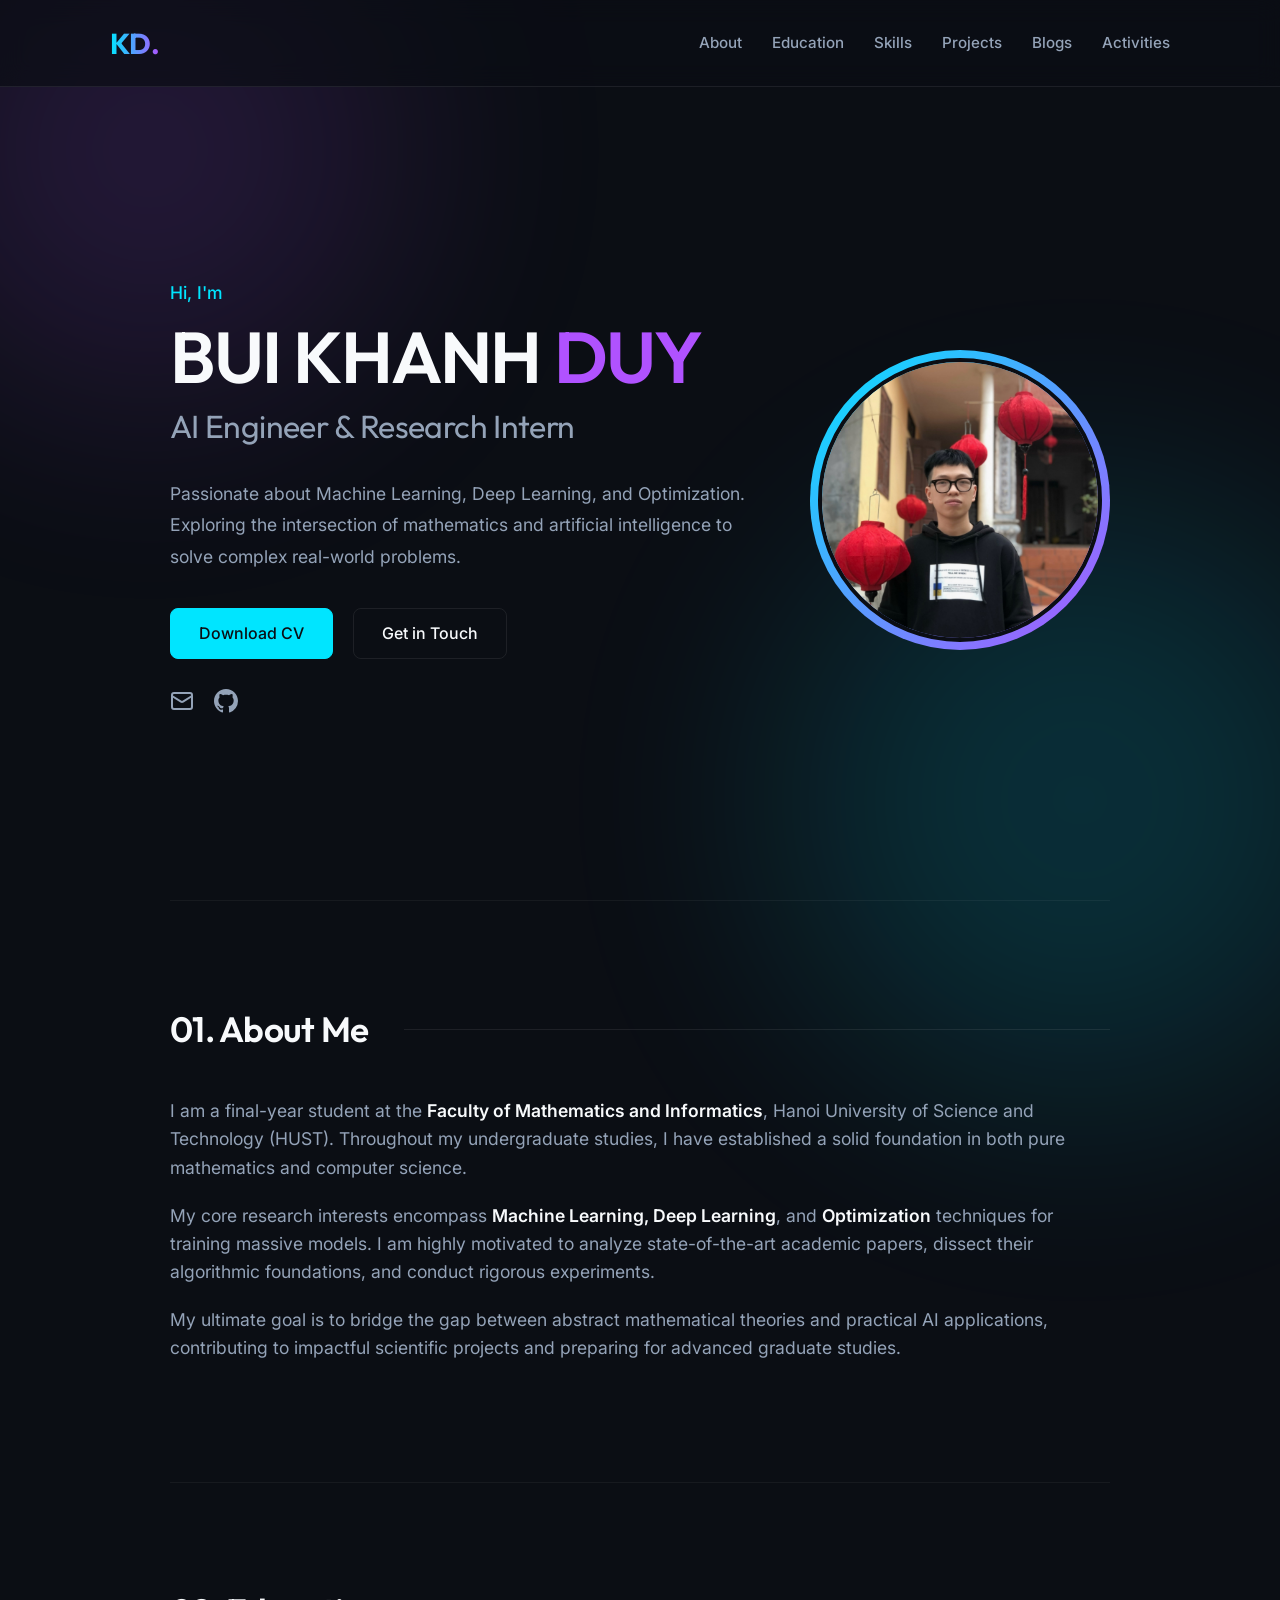
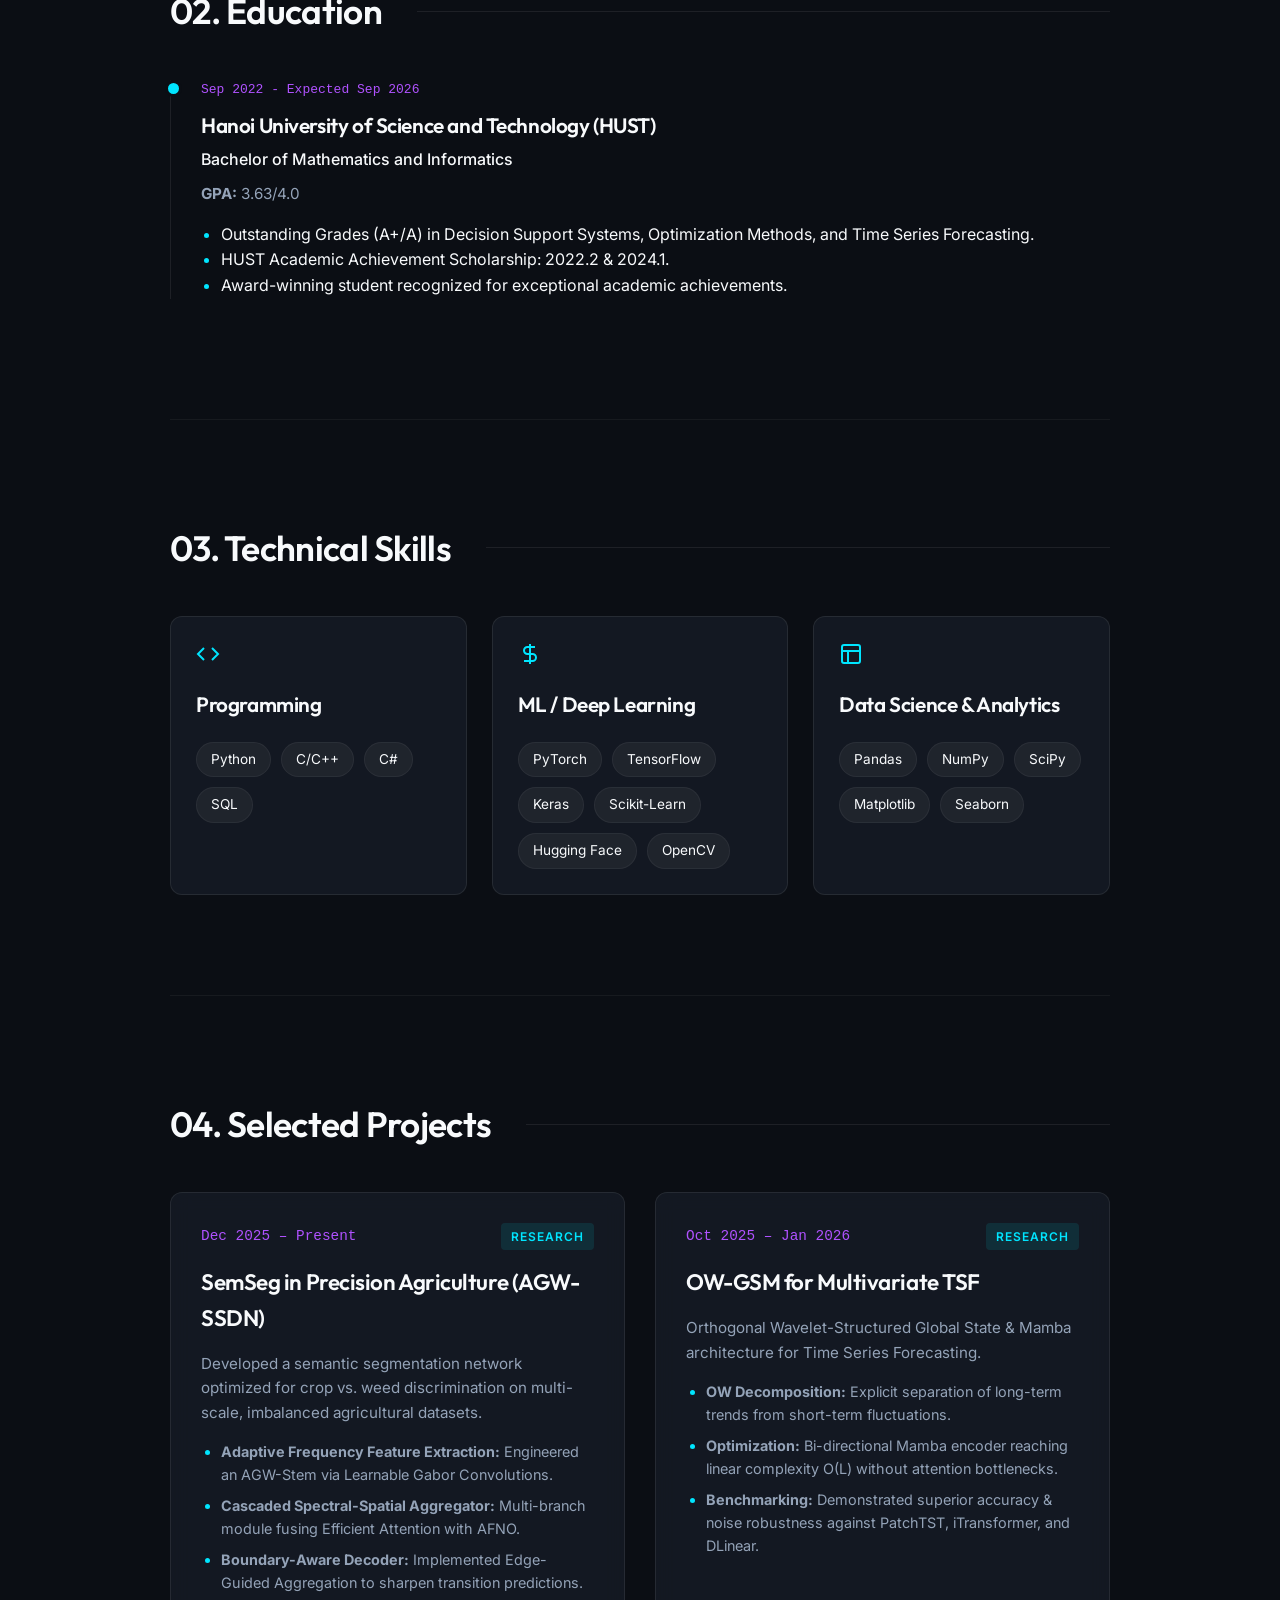
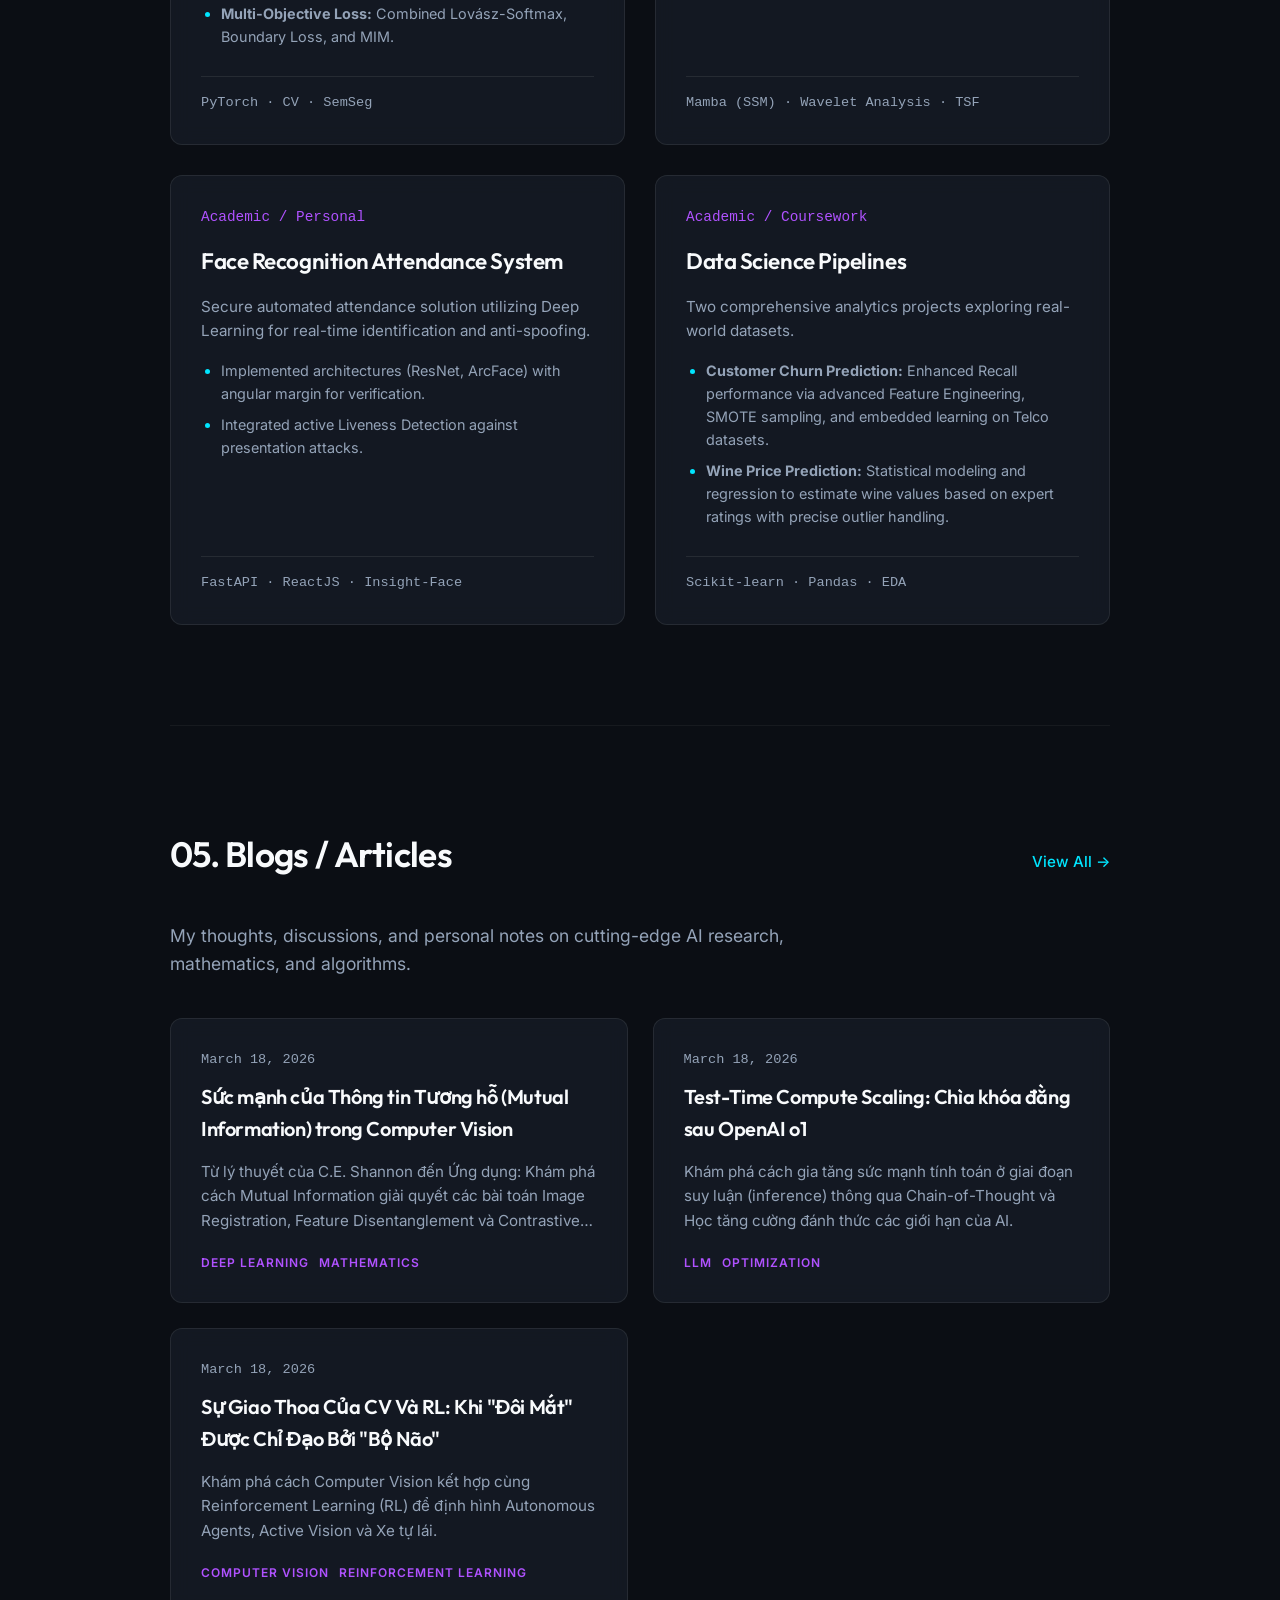
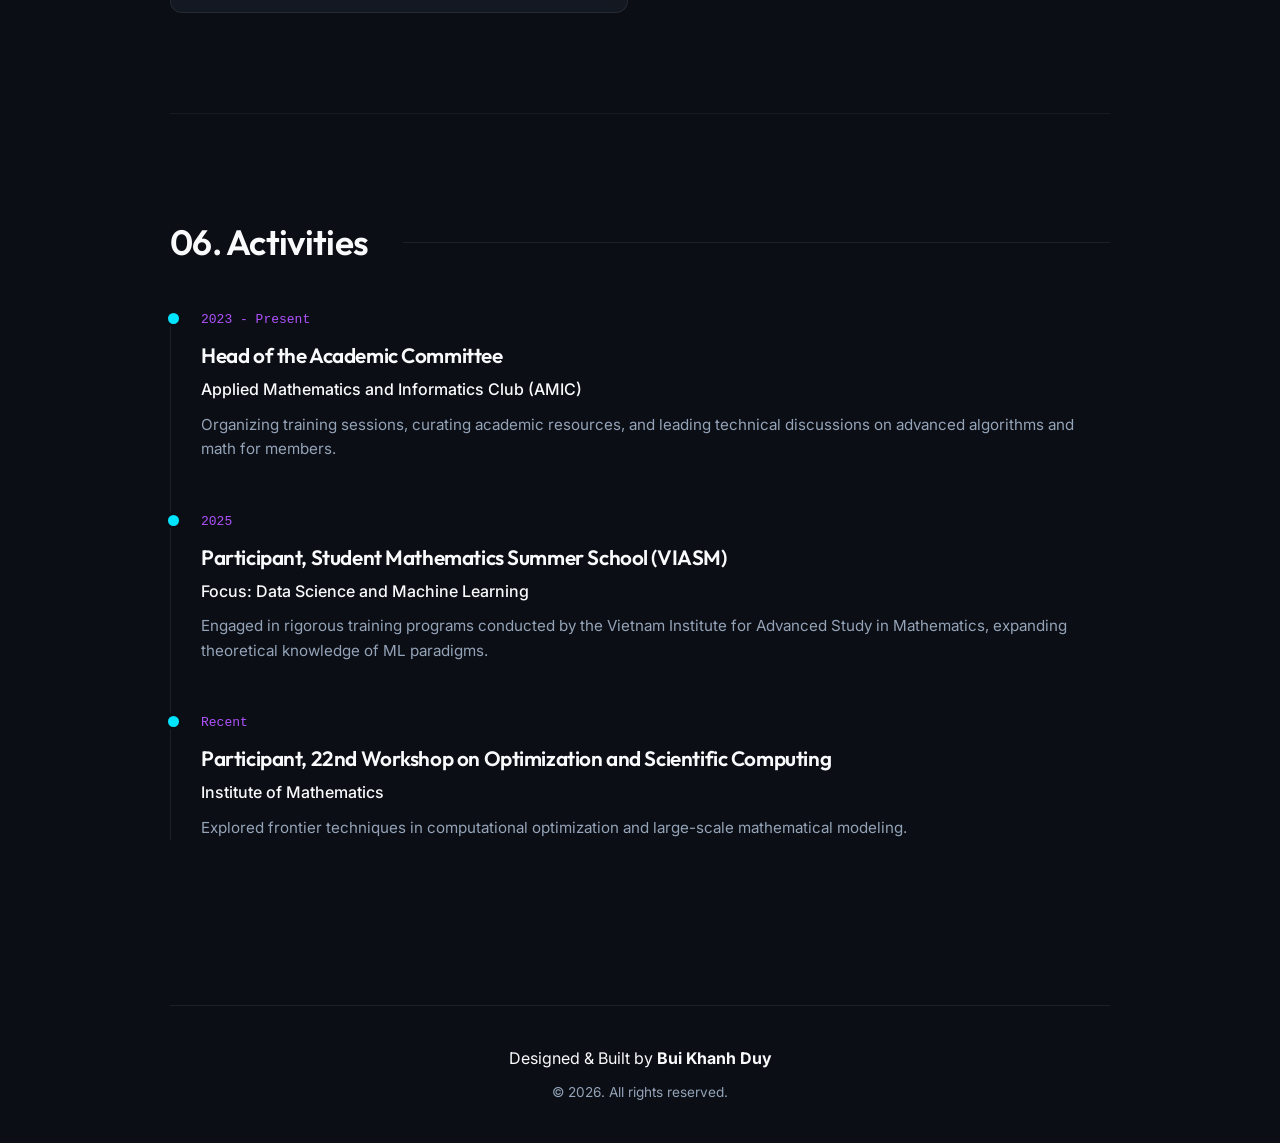
<file: index.html>
<!DOCTYPE html>
<html lang="en">

<head>
    <meta charset="UTF-8">
    <meta name="viewport" content="width=device-width, initial-scale=1.0">
    <meta name="description" content="Bui Khanh Duy - AI Engineer & Research Intern Portfolio">
    <title>Bui Khanh Duy | AI Engineer</title>
    <link rel="stylesheet" href="css/style.css">
    <link rel="preconnect" href="https://fonts.googleapis.com">
    <link rel="preconnect" href="https://fonts.gstatic.com" crossorigin>
    <link
        href="https://fonts.googleapis.com/css2?family=Outfit:wght@300;400;500;600;700&family=Inter:wght@300;400;500;600&display=swap"
        rel="stylesheet">
</head>

<body>

    <!-- Background Glow Effects -->
    <div class="glow-bg glow-1"></div>
    <div class="glow-bg glow-2"></div>

    <!-- Navigation Bar -->
    <nav class="navbar">
        <div class="nav-container">
            <a href="#hero" class="nav-logo">KD.</a>
            <div class="nav-links">
                <a href="#about" class="nav-link">About</a>
                <a href="#education" class="nav-link">Education</a>
                <a href="#skills" class="nav-link">Skills</a>
                <a href="#projects" class="nav-link">Projects</a>
                <a href="#blogs" class="nav-link">Blogs</a>
                <a href="#activities" class="nav-link">Activities</a>
            </div>
        </div>
    </nav>

    <main class="container">

        <!-- Hero Section -->
        <section id="hero" class="hero-section">
            <div class="hero-content">
                <p class="greeting">Hi, I'm</p>
                <h1 class="name">BUI KHANH <span>DUY</span></h1>
                <h2 class="title">AI Engineer & Research Intern</h2>
                <p class="hero-description">
                    Passionate about Machine Learning, Deep Learning, and Optimization. Exploring the intersection of
                    mathematics and artificial intelligence to solve complex real-world problems.
                </p>
                <div class="hero-actions">
                    <a href="assets/cv.pdf" target="_blank" class="btn btn-primary">Download CV</a>
                    <a href="mailto:duy.bk1608@gmail.com" class="btn btn-secondary">Get in Touch</a>
                </div>
                <!-- Contact Links -->
                <div class="social-links">
                    <a href="mailto:duy.bk1608@gmail.com" title="Email" class="social-icon">
                        <svg xmlns="http://www.w3.org/2000/svg" width="24" height="24" viewBox="0 0 24 24" fill="none"
                            stroke="currentColor" stroke-width="2" stroke-linecap="round" stroke-linejoin="round">
                            <rect x="2" y="4" width="20" height="16" rx="2" />
                            <path d="m22 7-8.97 5.7a1.94 1.94 0 0 1-2.06 0L2 7" />
                        </svg>
                    </a>
                    <a href="https://github.com/thaytoiyeucoay" title="GitHub" target="_blank" class="social-icon">
                        <svg xmlns="http://www.w3.org/2000/svg" width="24" height="24" viewBox="0 0 24 24"
                            fill="currentColor">
                            <path
                                d="M12 0C5.37 0 0 5.37 0 12c0 5.31 3.435 9.795 8.205 11.385.6.105.825-.255.825-.57 0-.285-.015-1.23-.015-2.235-3.015.555-3.795-.735-4.035-1.41-.135-.345-.72-1.41-1.23-1.695-.42-.225-1.02-.78-.015-.795.945-.015 1.62.87 1.845 1.23 1.08 1.815 2.805 1.305 3.495.99.105-.78.42-1.305.765-1.605-2.67-.3-5.46-1.335-5.46-5.925 0-1.305.465-2.385 1.23-3.225-.12-.3-.54-1.53.12-3.18 0 0 1.005-.315 3.3 1.23.96-.27 1.98-.405 3-.405s2.04.135 3 .405c2.295-1.56 3.3-1.23 3.3-1.23.66 1.65.24 2.88.12 3.18.765.84 1.23 1.905 1.23 3.225 0 4.605-2.805 5.625-5.475 5.925.435.375.81 1.095.81 2.22 0 1.605-.015 2.895-.015 3.3 0 .315.225.69.825.57A12.02 12.02 0 0 0 24 12c0-6.63-5.37-12-12-12z" />
                        </svg>
                    </a>
                </div>
            </div>
            <div class="hero-image-container">
                <div class="avatar-ring">
                    <img src="assets/images/avatar.jpg" alt="Bui Khanh Duy" class="hero-avatar"
                        onerror="this.src='https://ui-avatars.com/api/?name=Khanh+Duy&background=random&size=300'">
                </div>
            </div>
        </section>

        <!-- About Section -->
        <section id="about" class="section">
            <h2 class="section-title">01. About Me</h2>
            <div class="about-text">
                <p>I am a final-year student at the <strong>Faculty of Mathematics and Informatics</strong>, Hanoi
                    University of Science and Technology (HUST). Throughout my undergraduate studies, I have established
                    a solid foundation in both pure mathematics and computer science.</p>
                <p>My core research interests encompass <strong>Machine Learning, Deep Learning</strong>, and
                    <strong>Optimization</strong> techniques for training massive models. I am highly motivated to
                    analyze state-of-the-art academic papers, dissect their algorithmic foundations, and conduct
                    rigorous experiments.</p>
                <p>My ultimate goal is to bridge the gap between abstract mathematical theories and practical AI
                    applications, contributing to impactful scientific projects and preparing for advanced graduate
                    studies.</p>
            </div>
        </section>

        <!-- Education Section -->
        <section id="education" class="section">
            <h2 class="section-title">02. Education</h2>
            <div class="timeline">
                <div class="timeline-item">
                    <div class="timeline-period">Sep 2022 - Expected Sep 2026</div>
                    <div class="timeline-content">
                        <h3>Hanoi University of Science and Technology (HUST)</h3>
                        <p class="subtitle">Bachelor of Mathematics and Informatics</p>
                        <p class="details"><strong>GPA:</strong> 3.63/4.0</p>
                        <ul class="accent-list">
                            <li>Outstanding Grades (A+/A) in Decision Support Systems, Optimization Methods, and Time
                                Series Forecasting.</li>
                            <li>HUST Academic Achievement Scholarship: 2022.2 & 2024.1.</li>
                            <li>Award-winning student recognized for exceptional academic achievements.</li>
                        </ul>
                    </div>
                </div>
            </div>
        </section>

        <!-- Skills Section -->
        <section id="skills" class="section">
            <h2 class="section-title">03. Technical Skills</h2>
            <div class="skills-grid">
                <div class="skill-category">
                    <div class="skill-icon">
                        <svg xmlns="http://www.w3.org/2000/svg" width="24" height="24" viewBox="0 0 24 24" fill="none"
                            stroke="currentColor" stroke-width="2">
                            <polyline points="16 18 22 12 16 6"></polyline>
                            <polyline points="8 6 2 12 8 18"></polyline>
                        </svg>
                    </div>
                    <h3>Programming</h3>
                    <div class="skill-tags">
                        <span>Python</span><span>C/C++</span><span>C#</span><span>SQL</span>
                    </div>
                </div>

                <div class="skill-category">
                    <div class="skill-icon">
                        <svg xmlns="http://www.w3.org/2000/svg" width="24" height="24" viewBox="0 0 24 24" fill="none"
                            stroke="currentColor" stroke-width="2">
                            <path d="M12 2v20M17 5H9.5a3.5 3.5 0 0 0 0 7h5a3.5 3.5 0 0 1 0 7H6"></path>
                        </svg>
                    </div>
                    <h3>ML / Deep Learning</h3>
                    <div class="skill-tags">
                        <span>PyTorch</span><span>TensorFlow</span><span>Keras</span><span>Scikit-Learn</span><span>Hugging
                            Face</span><span>OpenCV</span>
                    </div>
                </div>

                <div class="skill-category">
                    <div class="skill-icon">
                        <svg xmlns="http://www.w3.org/2000/svg" width="24" height="24" viewBox="0 0 24 24" fill="none"
                            stroke="currentColor" stroke-width="2">
                            <rect x="3" y="3" width="18" height="18" rx="2" ry="2"></rect>
                            <line x1="3" y1="9" x2="21" y2="9"></line>
                            <line x1="9" y1="21" x2="9" y2="9"></line>
                        </svg>
                    </div>
                    <h3>Data Science & Analytics</h3>
                    <div class="skill-tags">
                        <span>Pandas</span><span>NumPy</span><span>SciPy</span><span>Matplotlib</span><span>Seaborn</span>
                    </div>
                </div>
            </div>
        </section>

        <!-- Projects Section -->
        <section id="projects" class="section">
            <h2 class="section-title">04. Selected Projects</h2>
            <div class="projects-grid">

                <div class="card project-card">
                    <div class="card-header">
                        <span class="project-date">Dec 2025 – Present</span>
                        <div class="badge">Research</div>
                    </div>
                    <h3>SemSeg in Precision Agriculture (AGW-SSDN)</h3>
                    <p class="description">Developed a semantic segmentation network optimized for crop vs. weed
                        discrimination on multi-scale, imbalanced agricultural datasets.</p>
                    <ul class="accent-list small-text">
                        <li><strong>Adaptive Frequency Feature Extraction:</strong> Engineered an AGW-Stem via Learnable
                            Gabor Convolutions.</li>
                        <li><strong>Cascaded Spectral-Spatial Aggregator:</strong> Multi-branch module fusing Efficient
                            Attention with AFNO.</li>
                        <li><strong>Boundary-Aware Decoder:</strong> Implemented Edge-Guided Aggregation to sharpen
                            transition predictions.</li>
                        <li><strong>Multi-Objective Loss:</strong> Combined Lovász-Softmax, Boundary Loss, and MIM.</li>
                    </ul>
                    <div class="tech-stack">PyTorch · CV · SemSeg</div>
                </div>

                <div class="card project-card">
                    <div class="card-header">
                        <span class="project-date">Oct 2025 – Jan 2026</span>
                        <div class="badge">Research</div>
                    </div>
                    <h3>OW-GSM for Multivariate TSF</h3>
                    <p class="description">Orthogonal Wavelet-Structured Global State & Mamba architecture for Time
                        Series Forecasting.</p>
                    <ul class="accent-list small-text">
                        <li><strong>OW Decomposition:</strong> Explicit separation of long-term trends from short-term
                            fluctuations.</li>
                        <li><strong>Optimization:</strong> Bi-directional Mamba encoder reaching linear complexity O(L)
                            without attention bottlenecks.</li>
                        <li><strong>Benchmarking:</strong> Demonstrated superior accuracy & noise robustness against
                            PatchTST, iTransformer, and DLinear.</li>
                    </ul>
                    <div class="tech-stack">Mamba (SSM) · Wavelet Analysis · TSF</div>
                </div>

                <div class="card project-card">
                    <div class="card-header">
                        <span class="project-date">Academic / Personal</span>
                    </div>
                    <h3>Face Recognition Attendance System</h3>
                    <p class="description">Secure automated attendance solution utilizing Deep Learning for real-time
                        identification and anti-spoofing.</p>
                    <ul class="accent-list small-text">
                        <li>Implemented architectures (ResNet, ArcFace) with angular margin for verification.</li>
                        <li>Integrated active Liveness Detection against presentation attacks.</li>
                    </ul>
                    <div class="tech-stack">FastAPI · ReactJS · Insight-Face</div>
                </div>

                <div class="card project-card">
                    <div class="card-header">
                        <span class="project-date">Academic / Coursework</span>
                    </div>
                    <h3>Data Science Pipelines</h3>
                    <p class="description">Two comprehensive analytics projects exploring real-world datasets.</p>
                    <ul class="accent-list small-text">
                        <li><strong>Customer Churn Prediction:</strong> Enhanced Recall performance via advanced Feature
                            Engineering, SMOTE sampling, and embedded learning on Telco datasets.</li>
                        <li><strong>Wine Price Prediction:</strong> Statistical modeling and regression to estimate wine
                            values based on expert ratings with precise outlier handling.</li>
                    </ul>
                    <div class="tech-stack">Scikit-learn · Pandas · EDA</div>
                </div>

            </div>
        </section>

        <!-- Blogs Section -->
        <section id="blogs" class="section">
            <div class="section-header-flex">
                <h2 class="section-title">05. Blogs / Articles</h2>
                <a href="#" class="view-all">View All →</a>
            </div>
            <p class="section-subtitle">My thoughts, discussions, and personal notes on cutting-edge AI research,
                mathematics, and algorithms.</p>

            <div class="blogs-grid">
                <a href="blog-mutual-information.html" class="card blog-card">
                    <div class="blog-date">March 18, 2026</div>
                    <h3>Sức mạnh của Thông tin Tương hỗ (Mutual Information) trong Computer Vision</h3>
                    <p>Từ lý thuyết của C.E. Shannon đến Ứng dụng: Khám phá cách Mutual Information giải quyết các bài toán Image Registration, Feature Disentanglement và Contrastive Learning.</p>
                    <div class="blog-tags"><span>Deep Learning</span><span>Mathematics</span></div>
                </a>

                <a href="blog-test-time-compute.html" class="card blog-card">
                    <div class="blog-date">March 18, 2026</div>
                    <h3>Test-Time Compute Scaling: Chìa khóa đằng sau OpenAI o1</h3>
                    <p>Khám phá cách gia tăng sức mạnh tính toán ở giai đoạn suy luận (inference) thông qua Chain-of-Thought và Học tăng cường đánh thức các giới hạn của AI.</p>
                    <div class="blog-tags"><span>LLM</span><span>Optimization</span></div>
                </a>

                <a href="blog-cv-rl.html" class="card blog-card">
                    <div class="blog-date">March 18, 2026</div>
                    <h3>Sự Giao Thoa Của CV Và RL: Khi "Đôi Mắt" Được Chỉ Đạo Bởi "Bộ Não"</h3>
                    <p>Khám phá cách Computer Vision kết hợp cùng Reinforcement Learning (RL) để định hình Autonomous Agents, Active Vision và Xe tự lái.</p>
                    <div class="blog-tags"><span>Computer Vision</span><span>Reinforcement Learning</span></div>
                </a>
            </div>
        </section>

        <!-- Extracurricular Activities -->
        <section id="activities" class="section">
            <h2 class="section-title">06. Activities</h2>
            <div class="timeline">
                <div class="timeline-item">
                    <div class="timeline-period">2023 - Present</div>
                    <div class="timeline-content">
                        <h3>Head of the Academic Committee</h3>
                        <p class="subtitle">Applied Mathematics and Informatics Club (AMIC)</p>
                        <p class="details">Organizing training sessions, curating academic resources, and leading
                            technical discussions on advanced algorithms and math for members.</p>
                    </div>
                </div>
                <div class="timeline-item">
                    <div class="timeline-period">2025</div>
                    <div class="timeline-content">
                        <h3>Participant, Student Mathematics Summer School (VIASM)</h3>
                        <p class="subtitle">Focus: Data Science and Machine Learning</p>
                        <p class="details">Engaged in rigorous training programs conducted by the Vietnam Institute for
                            Advanced Study in Mathematics, expanding theoretical knowledge of ML paradigms.</p>
                    </div>
                </div>
                <div class="timeline-item">
                    <div class="timeline-period">Recent</div>
                    <div class="timeline-content">
                        <h3>Participant, 22nd Workshop on Optimization and Scientific Computing</h3>
                        <p class="subtitle">Institute of Mathematics</p>
                        <p class="details">Explored frontier techniques in computational optimization and large-scale
                            mathematical modeling.</p>
                    </div>
                </div>
            </div>
        </section>

        <!-- Footer -->
        <footer class="footer">
            <p>Designed & Built by <strong>Bui Khanh Duy</strong></p>
            <p class="footer-note">&copy; 2026. All rights reserved.</p>
        </footer>
    </main>

    <script src="js/main.js"></script>
</body>

</html>
</file>
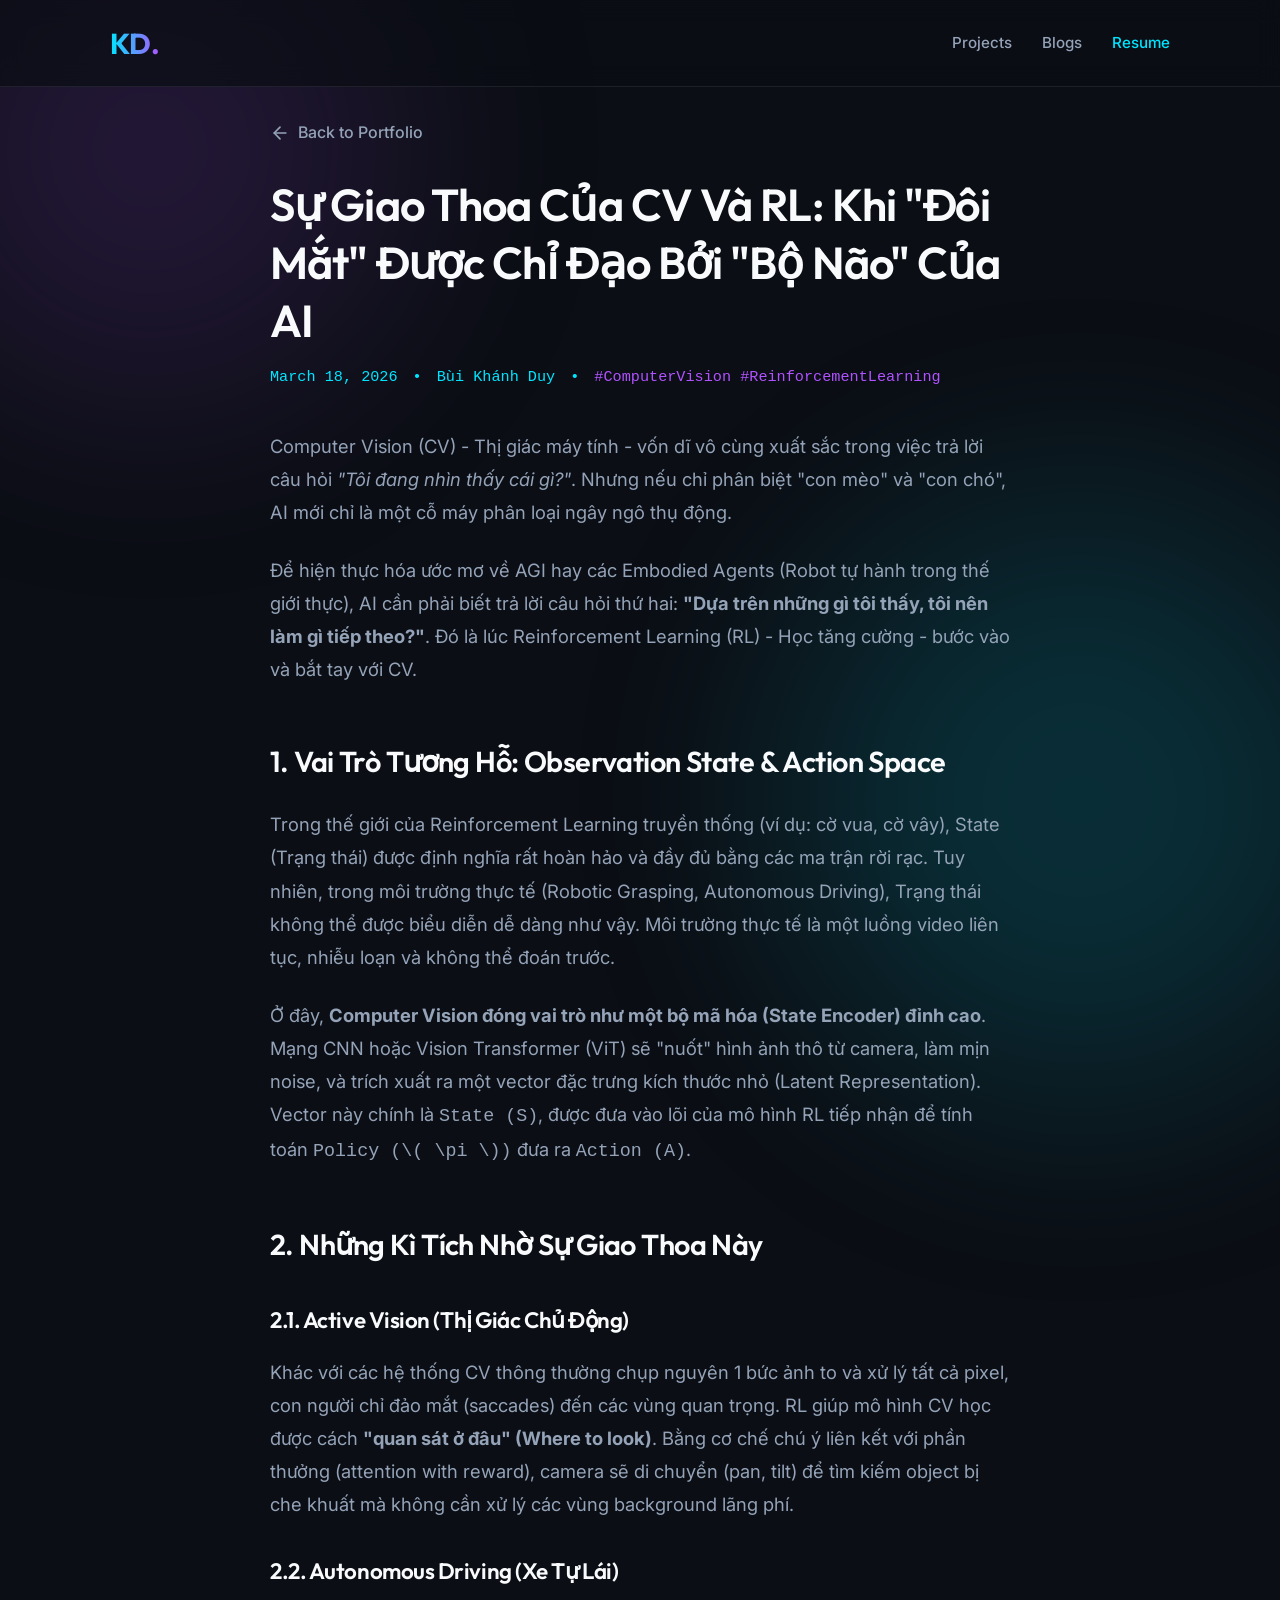
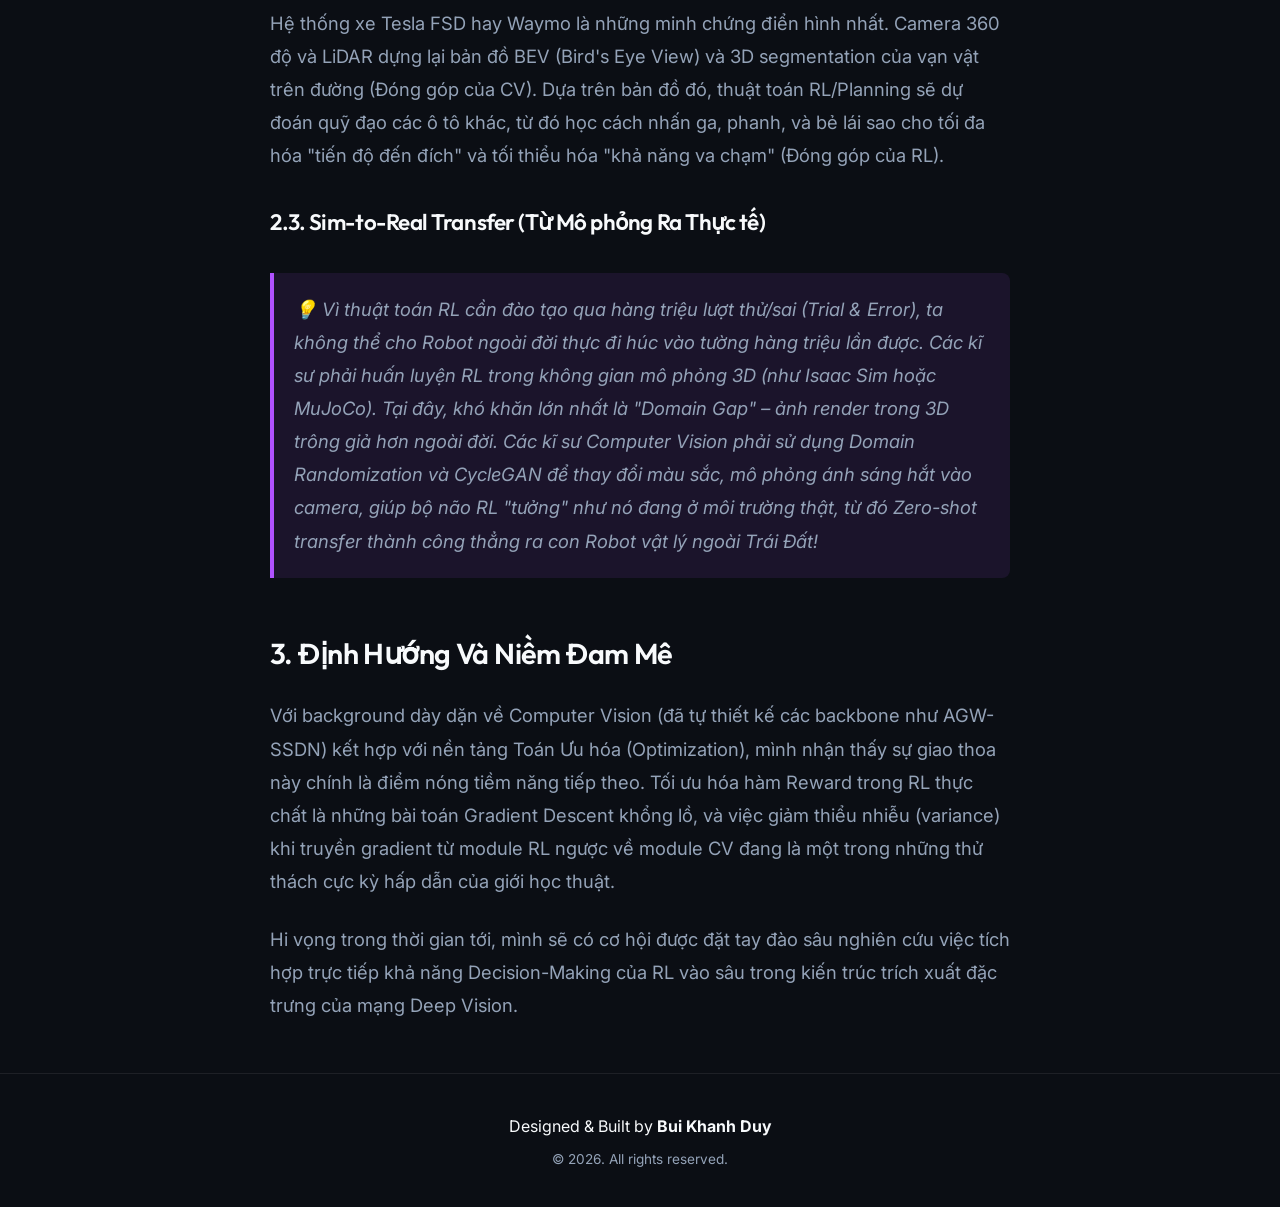
<file: blog-cv-rl.html>
<!DOCTYPE html>
<html lang="vi">

<head>
    <meta charset="UTF-8">
    <meta name="viewport" content="width=device-width, initial-scale=1.0">
    <meta name="description" content="Thảo luận về sự giao thoa mạnh mẽ giữa Computer Vision (CV) và Reinforcement Learning (RL) trong việc xây dựng Autonomous Agents.">
    <title>Sự Giao Thoa Của CV Và RL | Bui Khanh Duy</title>
    <link rel="stylesheet" href="css/style.css">
    <link rel="preconnect" href="https://fonts.googleapis.com">
    <link rel="preconnect" href="https://fonts.gstatic.com" crossorigin>
    <link
        href="https://fonts.googleapis.com/css2?family=Outfit:wght@300;400;500;600;700&family=Inter:wght@300;400;500;600&display=swap"
        rel="stylesheet">
    
    <style>
        .blog-container {
            max-width: 800px;
            margin: 120px auto 50px;
            padding: 0 30px;
        }
        .blog-header {
            margin-bottom: 40px;
        }
        .blog-title {
            font-size: 2.8rem;
            color: var(--text-primary);
            margin-bottom: 15px;
            line-height: 1.3;
        }
        .blog-meta {
            color: var(--accent-cyan);
            font-family: monospace;
            font-size: 0.95rem;
            display: flex;
            align-items: center;
            gap: 15px;
        }
        .blog-content {
            color: var(--text-secondary);
            font-size: 1.15rem;
            line-height: 1.8;
        }
        .blog-content h2 {
            color: var(--text-primary);
            margin-top: 50px;
            margin-bottom: 20px;
            font-size: 1.8rem;
        }
        .blog-content h3 {
            color: var(--text-primary);
            margin-top: 30px;
            margin-bottom: 15px;
            font-size: 1.4rem;
        }
        .blog-content p {
            margin-bottom: 25px;
        }
        .blog-content ul {
            margin-bottom: 25px;
            padding-left: 20px;
        }
        .blog-content li {
            margin-bottom: 10px;
        }
        .blog-content li::marker {
            color: var(--accent-purple);
        }
        .back-link {
            display: inline-flex;
            align-items: center;
            gap: 8px;
            margin-bottom: 30px;
            color: var(--text-secondary);
            font-weight: 500;
        }
        .back-link:hover {
            color: var(--accent-cyan);
        }
        .callout {
            background: rgba(176, 82, 255, 0.1);
            border-left: 4px solid var(--accent-purple);
            padding: 20px;
            border-radius: 0 8px 8px 0;
            margin: 30px 0;
            font-style: italic;
        }
    </style>
</head>

<body>
    <!-- Background Glow Effects -->
    <div class="glow-bg glow-1"></div>
    <div class="glow-bg glow-2"></div>

    <!-- Navigation Bar -->
    <nav class="navbar">
        <div class="nav-container">
            <a href="index.html" class="nav-logo">KD.</a>
            <div class="nav-links">
                <a href="index.html#projects" class="nav-link">Projects</a>
                <a href="index.html#blogs" class="nav-link">Blogs</a>
                <a href="assets/cv.pdf" target="_blank" class="nav-link" style="color: var(--accent-cyan);">Resume</a>
            </div>
        </div>
    </nav>

    <main class="blog-container">
        <a href="index.html#blogs" class="back-link">
            <svg xmlns="http://www.w3.org/2000/svg" width="20" height="20" viewBox="0 0 24 24" fill="none" stroke="currentColor" stroke-width="2" stroke-linecap="round" stroke-linejoin="round"><line x1="19" y1="12" x2="5" y2="12"></line><polyline points="12 19 5 12 12 5"></polyline></svg>
            Back to Portfolio
        </a>

        <header class="blog-header">
            <h1 class="blog-title">Sự Giao Thoa Của CV Và RL: Khi "Đôi Mắt" Được Chỉ Đạo Bởi "Bộ Não" Của AI</h1>
            <div class="blog-meta">
                <span>March 18, 2026</span>
                <span>•</span>
                <span>Bùi Khánh Duy</span>
                <span>•</span>
                <span style="color: var(--accent-purple);">#ComputerVision #ReinforcementLearning</span>
            </div>
        </header>

        <article class="blog-content">
            <p>
                Computer Vision (CV) - Thị giác máy tính - vốn dĩ vô cùng xuất sắc trong việc trả lời câu hỏi <em>"Tôi đang nhìn thấy cái gì?"</em>. Nhưng nếu chỉ phân biệt "con mèo" và "con chó", AI mới chỉ là một cỗ máy phân loại ngây ngô thụ động. 
            </p>
            <p>
                Để hiện thực hóa ước mơ về AGI hay các Embodied Agents (Robot tự hành trong thế giới thực), AI cần phải biết trả lời câu hỏi thứ hai: <strong>"Dựa trên những gì tôi thấy, tôi nên làm gì tiếp theo?"</strong>. Đó là lúc Reinforcement Learning (RL) - Học tăng cường - bước vào và bắt tay với CV.
            </p>

            <h2>1. Vai Trò Tương Hỗ: Observation State & Action Space</h2>
            <p>
                Trong thế giới của Reinforcement Learning truyền thống (ví dụ: cờ vua, cờ vây), State (Trạng thái) được định nghĩa rất hoàn hảo và đầy đủ bằng các ma trận rời rạc. Tuy nhiên, trong môi trường thực tế (Robotic Grasping, Autonomous Driving), Trạng thái không thể được biểu diễn dễ dàng như vậy. Môi trường thực tế là một luồng video liên tục, nhiễu loạn và không thể đoán trước.
            </p>
            <p>
                Ở đây, <strong>Computer Vision đóng vai trò như một bộ mã hóa (State Encoder) đỉnh cao</strong>. Mạng CNN hoặc Vision Transformer (ViT) sẽ "nuốt" hình ảnh thô từ camera, làm mịn noise, và trích xuất ra một vector đặc trưng kích thước nhỏ (Latent Representation). Vector này chính là <code>State (S)</code>, được đưa vào lõi của mô hình RL tiếp nhận để tính toán <code>Policy (\( \pi \))</code> đưa ra <code>Action (A)</code>.
            </p>

            <h2>2. Những Kì Tích Nhờ Sự Giao Thoa Này</h2>
            
            <h3>2.1. Active Vision (Thị Giác Chủ Động)</h3>
            <p>
                Khác với các hệ thống CV thông thường chụp nguyên 1 bức ảnh to và xử lý tất cả pixel, con người chỉ đảo mắt (saccades) đến các vùng quan trọng. RL giúp mô hình CV học được cách <strong>"quan sát ở đâu" (Where to look)</strong>. Bằng cơ chế chú ý liên kết với phần thưởng (attention with reward), camera sẽ di chuyển (pan, tilt) để tìm kiếm object bị che khuất mà không cần xử lý các vùng background lãng phí.
            </p>

            <h3>2.2. Autonomous Driving (Xe Tự Lái)</h3>
            <p>
                Hệ thống xe Tesla FSD hay Waymo là những minh chứng điển hình nhất. Camera 360 độ và LiDAR dựng lại bản đồ BEV (Bird's Eye View) và 3D segmentation của vạn vật trên đường (Đóng góp của CV). Dựa trên bản đồ đó, thuật toán RL/Planning sẽ dự đoán quỹ đạo các ô tô khác, từ đó học cách nhấn ga, phanh, và bẻ lái sao cho tối đa hóa "tiến độ đến đích" và tối thiểu hóa "khả năng va chạm" (Đóng góp của RL).
            </p>

            <h3>2.3. Sim-to-Real Transfer (Từ Mô phỏng Ra Thực tế)</h3>
            <div class="callout">
                💡 Vì thuật toán RL cần đào tạo qua hàng triệu lượt thử/sai (Trial & Error), ta không thể cho Robot ngoài đời thực đi húc vào tường hàng triệu lần được. Các kĩ sư phải huấn luyện RL trong không gian mô phỏng 3D (như Isaac Sim hoặc MuJoCo). 
                Tại đây, khó khăn lớn nhất là "Domain Gap" – ảnh render trong 3D trông giả hơn ngoài đời. Các kĩ sư Computer Vision phải sử dụng <em>Domain Randomization</em> và <em>CycleGAN</em> để thay đổi màu sắc, mô phỏng ánh sáng hắt vào camera, giúp bộ não RL "tưởng" như nó đang ở môi trường thật, từ đó Zero-shot transfer thành công thẳng ra con Robot vật lý ngoài Trái Đất!
            </div>

            <h2>3. Định Hướng Và Niềm Đam Mê</h2>
            <p>
                Với background dày dặn về Computer Vision (đã tự thiết kế các backbone như AGW-SSDN) kết hợp với nền tảng Toán Ưu hóa (Optimization), mình nhận thấy sự giao thoa này chính là điểm nóng tiềm năng tiếp theo. Tối ưu hóa hàm Reward trong RL thực chất là những bài toán Gradient Descent khổng lồ, và việc giảm thiểu nhiễu (variance) khi truyền gradient từ module RL ngược về module CV đang là một trong những thử thách cực kỳ hấp dẫn của giới học thuật.
            </p>
            <p>
                Hi vọng trong thời gian tới, mình sẽ có cơ hội được đặt tay đào sâu nghiên cứu việc tích hợp trực tiếp khả năng Decision-Making của RL vào sâu trong kiến trúc trích xuất đặc trưng của mạng Deep Vision.
            </p>
        </article>
    </main>

    <!-- Footer -->
    <footer class="footer">
        <p>Designed & Built by <strong>Bui Khanh Duy</strong></p>
        <p class="footer-note">&copy; 2026. All rights reserved.</p>
    </footer>

    <script src="js/main.js"></script>
</body>

</html>
</file>
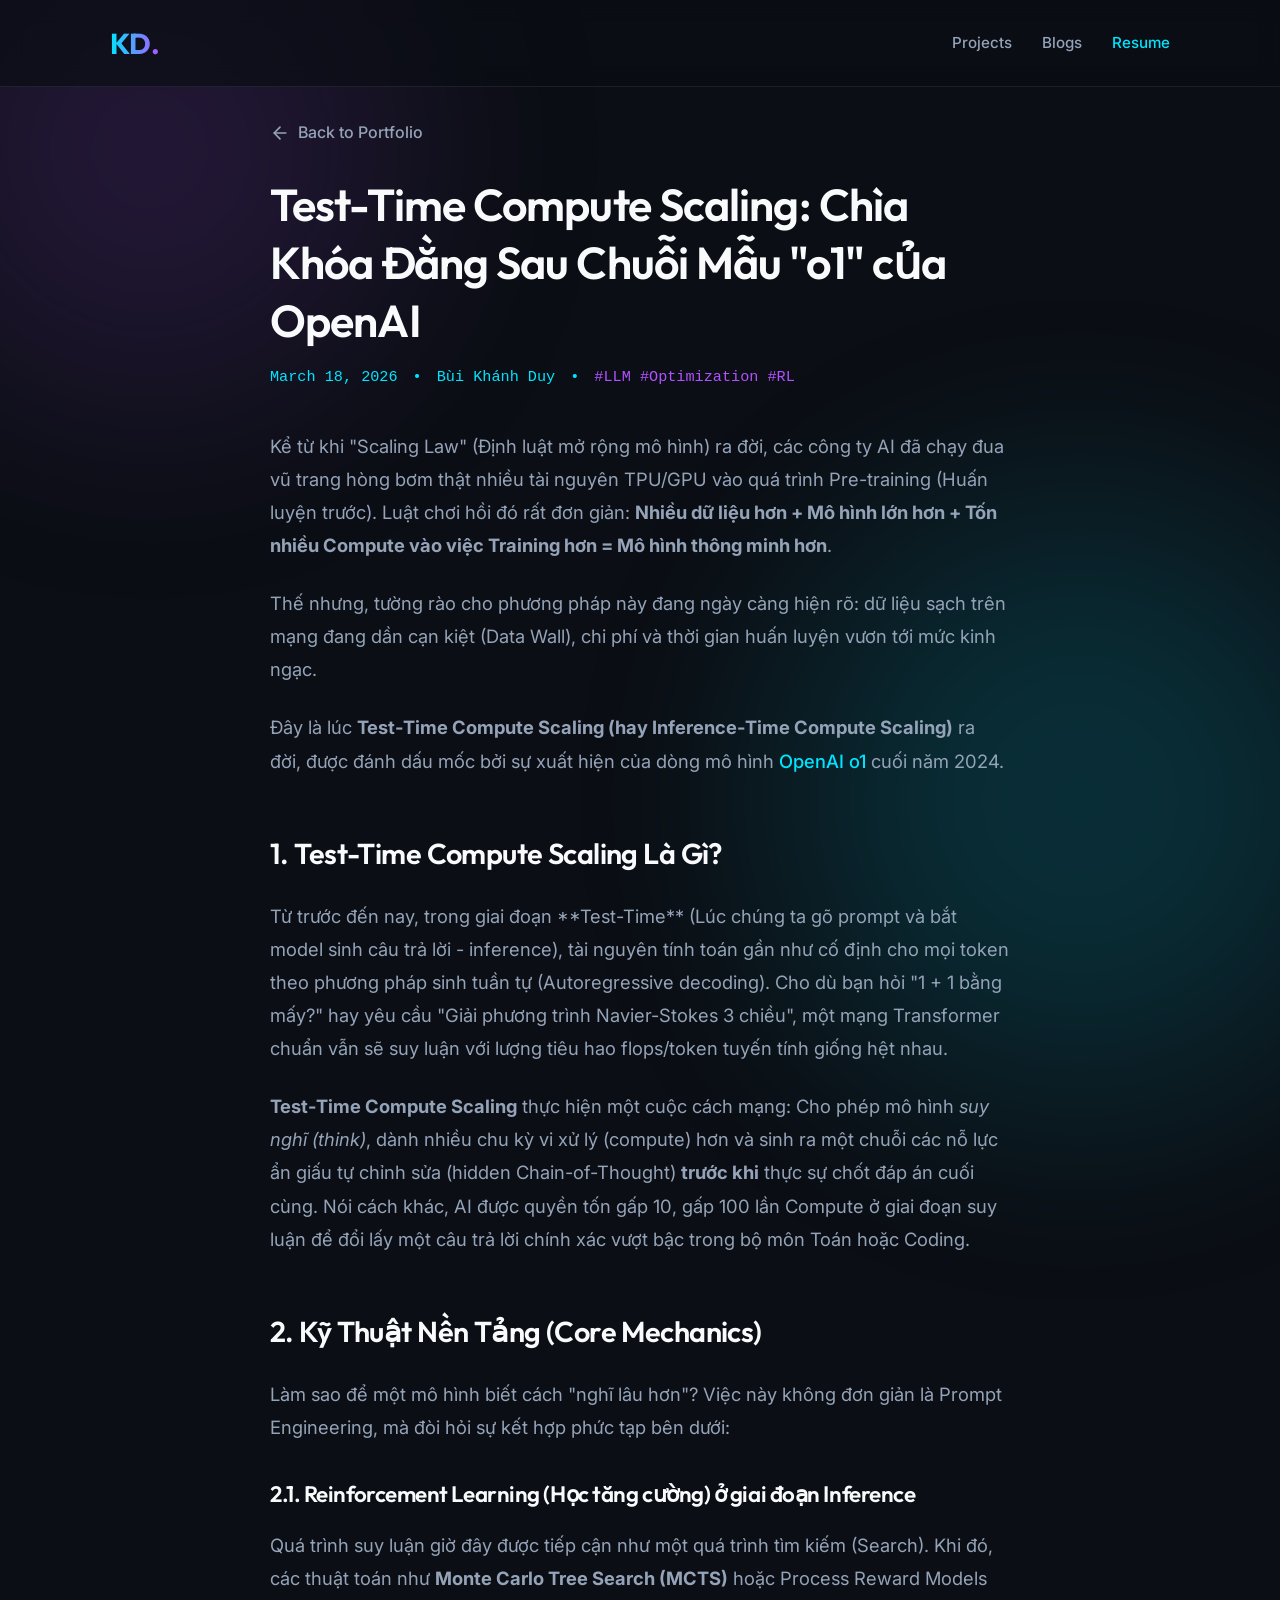
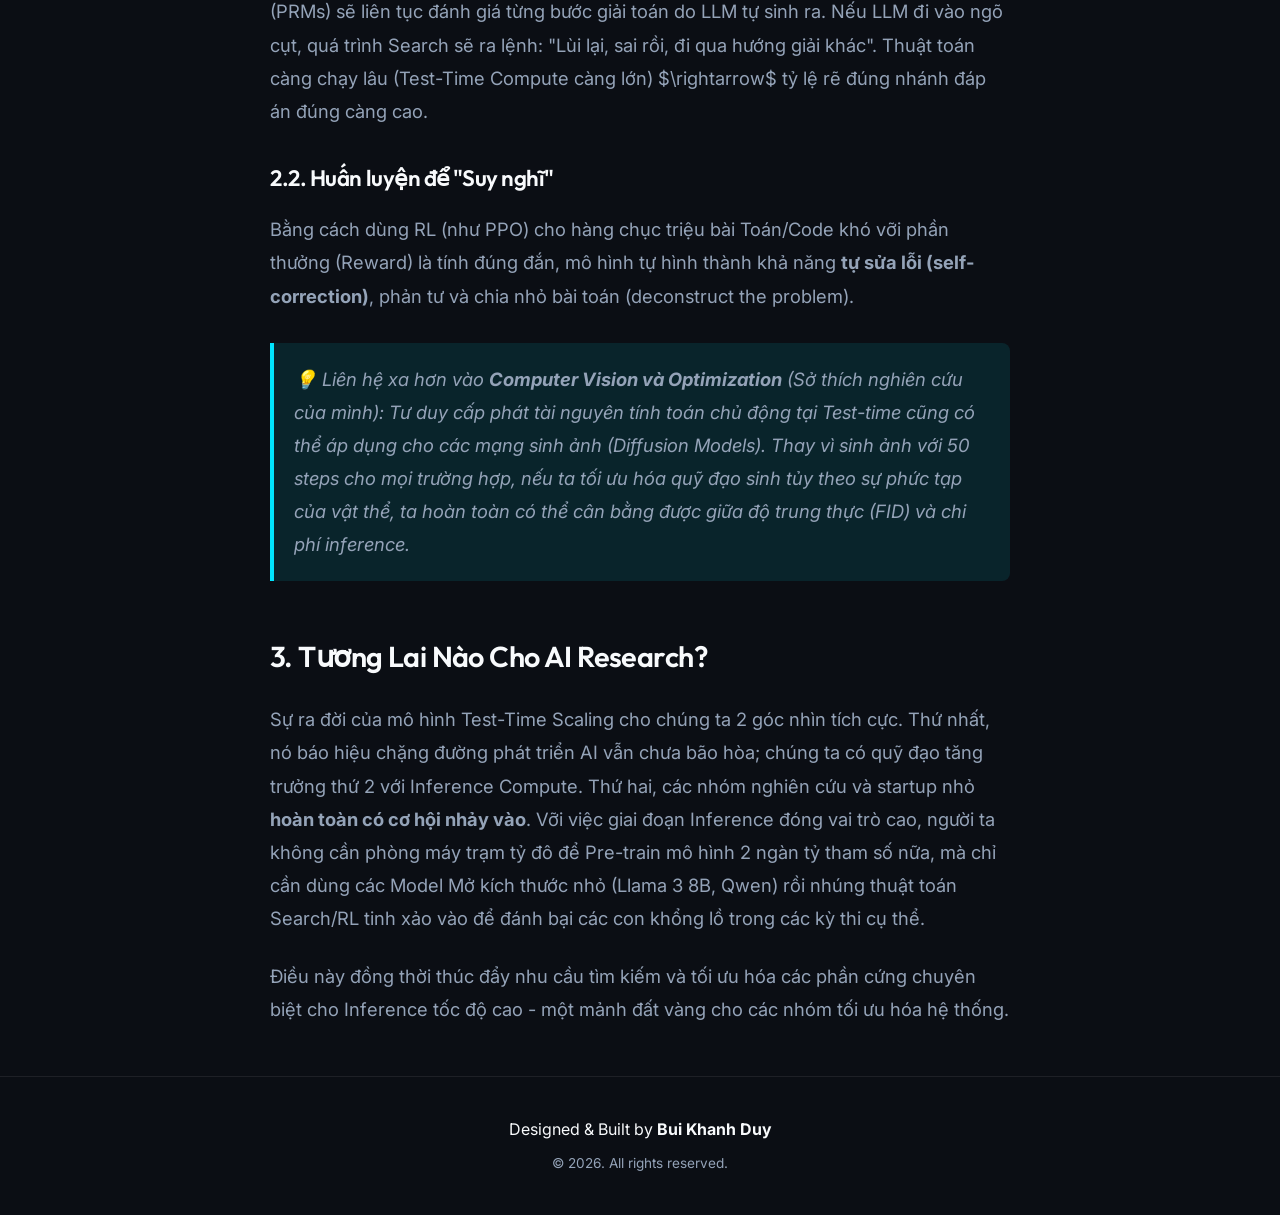
<file: blog-test-time-compute.html>
<!DOCTYPE html>
<html lang="vi">

<head>
    <meta charset="UTF-8">
    <meta name="viewport" content="width=device-width, initial-scale=1.0">
    <meta name="description" content="Khám phá Test-Time Compute Scaling và cách AI vươn tới giới hạn suy luận thế hệ mới.">
    <title>Test-Time Compute Scaling | Bui Khanh Duy</title>
    <link rel="stylesheet" href="css/style.css">
    <link rel="preconnect" href="https://fonts.googleapis.com">
    <link rel="preconnect" href="https://fonts.gstatic.com" crossorigin>
    <link
        href="https://fonts.googleapis.com/css2?family=Outfit:wght@300;400;500;600;700&family=Inter:wght@300;400;500;600&display=swap"
        rel="stylesheet">
    
    <style>
        .blog-container {
            max-width: 800px;
            margin: 120px auto 50px;
            padding: 0 30px;
        }
        .blog-header {
            margin-bottom: 40px;
        }
        .blog-title {
            font-size: 2.8rem;
            color: var(--text-primary);
            margin-bottom: 15px;
            line-height: 1.3;
        }
        .blog-meta {
            color: var(--accent-cyan);
            font-family: monospace;
            font-size: 0.95rem;
            display: flex;
            align-items: center;
            gap: 15px;
        }
        .blog-content {
            color: var(--text-secondary);
            font-size: 1.15rem;
            line-height: 1.8;
        }
        .blog-content h2 {
            color: var(--text-primary);
            margin-top: 50px;
            margin-bottom: 20px;
            font-size: 1.8rem;
        }
        .blog-content h3 {
            color: var(--text-primary);
            margin-top: 30px;
            margin-bottom: 15px;
            font-size: 1.4rem;
        }
        .blog-content p {
            margin-bottom: 25px;
        }
        .blog-content ul {
            margin-bottom: 25px;
            padding-left: 20px;
        }
        .blog-content li {
            margin-bottom: 10px;
        }
        .blog-content li::marker {
            color: var(--accent-purple);
        }
        .back-link {
            display: inline-flex;
            align-items: center;
            gap: 8px;
            margin-bottom: 30px;
            color: var(--text-secondary);
            font-weight: 500;
        }
        .back-link:hover {
            color: var(--accent-cyan);
        }
        .callout {
            background: rgba(0, 229, 255, 0.1);
            border-left: 4px solid var(--accent-cyan);
            padding: 20px;
            border-radius: 0 8px 8px 0;
            margin: 30px 0;
            font-style: italic;
        }
    </style>
</head>

<body>
    <!-- Background Glow Effects -->
    <div class="glow-bg glow-1"></div>
    <div class="glow-bg glow-2"></div>

    <!-- Navigation Bar -->
    <nav class="navbar">
        <div class="nav-container">
            <a href="index.html" class="nav-logo">KD.</a>
            <div class="nav-links">
                <a href="index.html#projects" class="nav-link">Projects</a>
                <a href="index.html#blogs" class="nav-link">Blogs</a>
                <a href="assets/cv.pdf" target="_blank" class="nav-link" style="color: var(--accent-cyan);">Resume</a>
            </div>
        </div>
    </nav>

    <main class="blog-container">
        <a href="index.html#blogs" class="back-link">
            <svg xmlns="http://www.w3.org/2000/svg" width="20" height="20" viewBox="0 0 24 24" fill="none" stroke="currentColor" stroke-width="2" stroke-linecap="round" stroke-linejoin="round"><line x1="19" y1="12" x2="5" y2="12"></line><polyline points="12 19 5 12 12 5"></polyline></svg>
            Back to Portfolio
        </a>

        <header class="blog-header">
            <h1 class="blog-title">Test-Time Compute Scaling: Chìa Khóa Đằng Sau Chuỗi Mẫu "o1" của OpenAI</h1>
            <div class="blog-meta">
                <span>March 18, 2026</span>
                <span>•</span>
                <span>Bùi Khánh Duy</span>
                <span>•</span>
                <span style="color: var(--accent-purple);">#LLM #Optimization #RL</span>
            </div>
        </header>

        <article class="blog-content">
            <p>
                Kể từ khi "Scaling Law" (Định luật mở rộng mô hình) ra đời, các công ty AI đã chạy đua vũ trang hòng bơm thật nhiều tài nguyên TPU/GPU vào quá trình Pre-training (Huấn luyện trước). Luật chơi hồi đó rất đơn giản: <strong>Nhiều dữ liệu hơn + Mô hình lớn hơn + Tốn nhiều Compute vào việc Training hơn = Mô hình thông minh hơn</strong>. 
            </p>
            <p>
                Thế nhưng, tường rào cho phương pháp này đang ngày càng hiện rõ: dữ liệu sạch trên mạng đang dần cạn kiệt (Data Wall), chi phí và thời gian huấn luyện vươn tới mức kinh ngạc. 
            </p>
            <p>
                Đây là lúc <strong>Test-Time Compute Scaling (hay Inference-Time Compute Scaling)</strong> ra đời, được đánh dấu mốc bởi sự xuất hiện của dòng mô hình <span style="color: var(--accent-cyan); font-weight: 500;">OpenAI o1</span> cuối năm 2024.
            </p>

            <h2>1. Test-Time Compute Scaling Là Gì?</h2>
            <p>
                Từ trước đến nay, trong giai đoạn **Test-Time** (Lúc chúng ta gõ prompt và bắt model sinh câu trả lời - inference), tài nguyên tính toán gần như cố định cho mọi token theo phương pháp sinh tuần tự (Autoregressive decoding). Cho dù bạn hỏi "1 + 1 bằng mấy?" hay yêu cầu "Giải phương trình Navier-Stokes 3 chiều", một mạng Transformer chuẩn vẫn sẽ suy luận với lượng tiêu hao flops/token tuyến tính giống hệt nhau.
            </p>
            <p>
                <strong>Test-Time Compute Scaling</strong> thực hiện một cuộc cách mạng: Cho phép mô hình <em>suy nghĩ (think)</em>, dành nhiều chu kỳ vi xử lý (compute) hơn và sinh ra một chuỗi các nỗ lực ẩn giấu tự chỉnh sửa (hidden Chain-of-Thought) <strong>trước khi</strong> thực sự chốt đáp án cuối cùng. Nói cách khác, AI được quyền tốn gấp 10, gấp 100 lần Compute ở giai đoạn suy luận để đổi lấy một câu trả lời chính xác vượt bậc trong bộ môn Toán hoặc Coding.
            </p>

            <h2>2. Kỹ Thuật Nền Tảng (Core Mechanics)</h2>
            <p>
                Làm sao để một mô hình biết cách "nghĩ lâu hơn"? Việc này không đơn giản là Prompt Engineering, mà đòi hỏi sự kết hợp phức tạp bên dưới:
            </p>

            <h3>2.1. Reinforcement Learning (Học tăng cường) ở giai đoạn Inference</h3>
            <p>
                Quá trình suy luận giờ đây được tiếp cận như một quá trình tìm kiếm (Search). Khi đó, các thuật toán như <strong>Monte Carlo Tree Search (MCTS)</strong> hoặc Process Reward Models (PRMs) sẽ liên tục đánh giá từng bước giải toán do LLM tự sinh ra. Nếu LLM đi vào ngõ cụt, quá trình Search sẽ ra lệnh: "Lùi lại, sai rồi, đi qua hướng giải khác". Thuật toán càng chạy lâu (Test-Time Compute càng lớn) $\rightarrow$ tỷ lệ rẽ đúng nhánh đáp án đúng càng cao.
            </p>

            <h3>2.2. Huấn luyện để "Suy nghĩ"</h3>
            <p>
                Bằng cách dùng RL (như PPO) cho hàng chục triệu bài Toán/Code khó vỡi phần thưởng (Reward) là tính đúng đắn, mô hình tự hình thành khả năng <strong>tự sửa lỗi (self-correction)</strong>, phản tư và chia nhỏ bài toán (deconstruct the problem).
            </p>

            <div class="callout">
                💡 Liên hệ xa hơn vào <strong>Computer Vision và Optimization</strong> (Sở thích nghiên cứu của mình): Tư duy cấp phát tài nguyên tính toán chủ động tại Test-time cũng có thể áp dụng cho các mạng sinh ảnh (Diffusion Models). Thay vì sinh ảnh với 50 steps cho mọi trường hợp, nếu ta tối ưu hóa quỹ đạo sinh tủy theo sự phức tạp của vật thể, ta hoàn toàn có thể cân bằng được giữa độ trung thực (FID) và chi phí inference.
            </div>

            <h2>3. Tương Lai Nào Cho AI Research?</h2>
            <p>
                Sự ra đời của mô hình Test-Time Scaling cho chúng ta 2 góc nhìn tích cực. Thứ nhất, nó báo hiệu chặng đường phát triển AI vẫn chưa bão hòa; chúng ta có quỹ đạo tăng trưởng thứ 2 với Inference Compute. Thứ hai, các nhóm nghiên cứu và startup nhỏ <strong>hoàn toàn có cơ hội nhảy vào</strong>. Vỡi việc giai đoạn Inference đóng vai trò cao, người ta không cần phòng máy trạm tỷ đô để Pre-train mô hình 2 ngàn tỷ tham số nữa, mà chỉ cần dùng các Model Mở kích thước nhỏ (Llama 3 8B, Qwen) rồi nhúng thuật toán Search/RL tinh xảo vào để đánh bại các con khổng lồ trong các kỳ thi cụ thể.
            </p>
            <p>
                Điều này đồng thời thúc đẩy nhu cầu tìm kiếm và tối ưu hóa các phần cứng chuyên biệt cho Inference tốc độ cao - một mảnh đất vàng cho các nhóm tối ưu hóa hệ thống.
            </p>
        </article>
    </main>

    <!-- Footer -->
    <footer class="footer">
        <p>Designed & Built by <strong>Bui Khanh Duy</strong></p>
        <p class="footer-note">&copy; 2026. All rights reserved.</p>
    </footer>

    <script src="js/main.js"></script>
</body>

</html>
</file>
<file: css/style.css>
:root {
  --bg-color: #0B0E14;
  --bg-secondary: #121826;
  --card-bg: rgba(26, 32, 44, 0.6);
  --card-border: rgba(255, 255, 255, 0.08);
  --text-primary: #F8FAFC;
  --text-secondary: #94A3B8;
  --accent-cyan: #00E5FF;
  --accent-purple: #B052FF;
  
  --font-heading: 'Outfit', sans-serif;
  --font-body: 'Inter', sans-serif;
  
  --transition: all 0.3s cubic-bezier(0.25, 0.8, 0.25, 1);
}

* {
  margin: 0;
  padding: 0;
  box-sizing: border-box;
}

body {
  background-color: var(--bg-color);
  color: var(--text-primary);
  font-family: var(--font-body);
  line-height: 1.6;
  overflow-x: hidden;
  position: relative;
}

/* Background Glow Effects */
.glow-bg {
  position: fixed;
  border-radius: 50%;
  filter: blur(120px);
  z-index: -1;
  opacity: 0.15;
}
.glow-1 {
  width: 500px;
  height: 500px;
  background: var(--accent-purple);
  top: -100px;
  left: -100px;
}
.glow-2 {
  width: 600px;
  height: 600px;
  background: var(--accent-cyan);
  bottom: -200px;
  right: -100px;
}

/* Typography */
h1, h2, h3, h4 {
  font-family: var(--font-heading);
  font-weight: 600;
  letter-spacing: -0.02em;
}

a {
  color: var(--accent-cyan);
  text-decoration: none;
  transition: var(--transition);
}
a:hover {
  text-shadow: 0 0 8px rgba(0, 229, 255, 0.4);
}

/* Navigation */
.navbar {
  position: fixed;
  top: 0;
  width: 100%;
  padding: 20px 0;
  background: rgba(11, 14, 20, 0.7);
  backdrop-filter: blur(12px);
  -webkit-backdrop-filter: blur(12px);
  border-bottom: 1px solid var(--card-border);
  z-index: 1000;
}
.nav-container {
  display: flex;
  justify-content: space-between;
  align-items: center;
  max-width: 1100px;
  margin: 0 auto;
  padding: 0 20px;
}
.nav-logo {
  font-family: var(--font-heading);
  font-size: 1.8rem;
  font-weight: 700;
  color: var(--text-primary);
  text-decoration: none;
  background: linear-gradient(90deg, var(--accent-cyan), var(--accent-purple));
  -webkit-background-clip: text;
  -webkit-text-fill-color: transparent;
}
.nav-links {
  display: flex;
  gap: 30px;
}
.nav-link {
  color: var(--text-secondary);
  font-size: 0.95rem;
  font-weight: 500;
}
.nav-link:hover {
  color: var(--text-primary);
  text-shadow: none;
}

/* Container */
.container {
  max-width: 1000px;
  margin: 0 auto;
  padding: 0 30px;
}

/* Hero Section */
.hero-section {
  display: flex;
  align-items: center;
  justify-content: space-between;
  min-height: 100vh;
  padding-top: 100px;
  gap: 50px;
}
.hero-content {
  flex: 1;
}
.greeting {
  color: var(--accent-cyan);
  font-weight: 500;
  font-size: 1.1rem;
  margin-bottom: 10px;
}
.hero-section .name {
  font-size: 4.5rem;
  line-height: 1.1;
  margin-bottom: 5px;
  color: var(--text-primary);
}
.hero-section .name span {
  color: var(--accent-purple);
}
.title {
  font-size: 2rem;
  color: var(--text-secondary);
  margin-bottom: 25px;
  font-weight: 400;
}
.hero-description {
  color: var(--text-secondary);
  font-size: 1.1rem;
  max-width: 600px;
  margin-bottom: 35px;
  line-height: 1.8;
}
.hero-actions {
  display: flex;
  gap: 20px;
  margin-bottom: 30px;
}
.btn {
  padding: 12px 28px;
  border-radius: 8px;
  font-weight: 500;
  font-family: var(--font-body);
  transition: var(--transition);
  cursor: pointer;
  display: inline-block;
}
.btn-primary {
  background: var(--accent-cyan);
  color: var(--bg-color);
  border: 1px solid var(--accent-cyan);
}
.btn-primary:hover {
  background: transparent;
  color: var(--accent-cyan);
  box-shadow: 0 0 15px rgba(0, 229, 255, 0.3);
}
.btn-secondary {
  background: transparent;
  color: var(--text-primary);
  border: 1px solid var(--card-border);
}
.btn-secondary:hover {
  border-color: var(--text-primary);
  background: rgba(255, 255, 255, 0.05);
}

.social-links {
  display: flex;
  gap: 20px;
}
.social-icon {
  color: var(--text-secondary);
  transition: var(--transition);
}
.social-icon:hover {
  color: var(--accent-cyan);
  transform: translateY(-3px);
}

.hero-image-container {
  position: relative;
  flex-shrink: 0;
}
.avatar-ring {
  width: 300px;
  height: 300px;
  border-radius: 50%;
  padding: 8px;
  background: linear-gradient(135deg, var(--accent-cyan), var(--accent-purple));
  position: relative;
}
.hero-avatar {
  width: 100%;
  height: 100%;
  border-radius: 50%;
  object-fit: cover;
  border: 4px solid var(--bg-color);
}

/* Sections */
.section {
  padding: 100px 0;
  border-top: 1px solid rgba(255,255,255,0.05);
}
.section-title {
  font-size: 2.2rem;
  margin-bottom: 40px;
  display: flex;
  align-items: center;
  gap: 15px;
}
.section-title::after {
  content: "";
  height: 1px;
  flex: 1;
  background: var(--card-border);
  margin-left: 20px;
}
.section-subtitle {
  color: var(--text-secondary);
  font-size: 1.1rem;
  margin-bottom: 40px;
  max-width: 700px;
}
.section-header-flex {
  display: flex;
  justify-content: space-between;
  align-items: baseline;
}
.view-all {
  font-size: 0.95rem;
  font-weight: 500;
}

/* Cards */
.card {
  background: var(--card-bg);
  border: 1px solid var(--card-border);
  border-radius: 12px;
  padding: 30px;
  backdrop-filter: blur(10px);
  -webkit-backdrop-filter: blur(10px);
  transition: var(--transition);
}
.card:hover {
  transform: translateY(-5px);
  border-color: rgba(255,255,255,0.15);
  box-shadow: 0 10px 30px rgba(0,0,0,0.5);
}

/* Skills */
.skills-grid {
  display: grid;
  grid-template-columns: repeat(auto-fit, minmax(280px, 1fr));
  gap: 25px;
}
.skill-category {
  background: var(--card-bg);
  border: 1px solid var(--card-border);
  border-radius: 12px;
  padding: 25px;
  transition: var(--transition);
}
.skill-category:hover {
  border-color: var(--accent-cyan);
}
.skill-icon {
  color: var(--accent-cyan);
  margin-bottom: 15px;
}
.skill-category h3 {
  margin-bottom: 20px;
  font-size: 1.3rem;
}
.skill-tags {
  display: flex;
  flex-wrap: wrap;
  gap: 10px;
}
.skill-tags span {
  font-size: 0.85rem;
  padding: 6px 14px;
  background: rgba(255,255,255,0.05);
  border-radius: 20px;
  border: 1px solid rgba(255,255,255,0.05);
  color: var(--text-primary);
}

/* Projects */
.projects-grid {
  display: grid;
  grid-template-columns: repeat(auto-fit, minmax(400px, 1fr));
  gap: 30px;
}
.project-card {
  display: flex;
  flex-direction: column;
}
.card-header {
  display: flex;
  justify-content: space-between;
  align-items: center;
  margin-bottom: 15px;
}
.project-date {
  color: var(--accent-purple);
  font-family: monospace;
  font-size: 0.9rem;
}
.badge {
  background: rgba(0, 229, 255, 0.1);
  color: var(--accent-cyan);
  padding: 4px 10px;
  border-radius: 4px;
  font-size: 0.75rem;
  font-weight: 600;
  text-transform: uppercase;
  letter-spacing: 1px;
}
.project-card h3 {
  font-size: 1.4rem;
  margin-bottom: 15px;
}
.description {
  color: var(--text-secondary);
  font-size: 0.95rem;
  margin-bottom: 15px;
}
.accent-list {
  padding-left: 20px;
  margin-bottom: 20px;
  flex: 1;
}
.accent-list.small-text li {
  font-size: 0.9rem;
  color: var(--text-secondary);
  margin-bottom: 8px;
}
.accent-list li::marker {
  color: var(--accent-cyan);
}
.tech-stack {
  margin-top: auto;
  font-family: monospace;
  color: var(--text-secondary);
  font-size: 0.85rem;
  border-top: 1px solid var(--card-border);
  padding-top: 15px;
}

/* Blogs */
.blogs-grid {
  display: grid;
  grid-template-columns: repeat(auto-fit, minmax(300px, 1fr));
  gap: 25px;
}
.blog-card {
  display: block;
}
.blog-card:hover h3 {
  color: var(--accent-cyan);
}
.blog-date {
  font-family: monospace;
  color: var(--text-secondary);
  font-size: 0.85rem;
  margin-bottom: 10px;
}
.blog-card h3 {
  color: var(--text-primary);
  font-size: 1.25rem;
  margin-bottom: 15px;
  transition: var(--transition);
}
.blog-card p {
  color: var(--text-secondary);
  font-size: 0.95rem;
  margin-bottom: 20px;
  display: -webkit-box;
  -webkit-line-clamp: 3;
  -webkit-box-orient: vertical;
  overflow: hidden;
}
.blog-tags {
  display: flex;
  gap: 10px;
}
.blog-tags span {
  font-size: 0.75rem;
  color: var(--accent-purple);
  text-transform: uppercase;
  letter-spacing: 1px;
  font-weight: 600;
}

/* Timeline (Education & Activities) */
.timeline {
  position: relative;
  padding-left: 30px;
  border-left: 1px solid var(--card-border);
}
.timeline-item {
  position: relative;
  margin-bottom: 50px;
}
.timeline-item:last-child {
  margin-bottom: 0;
}
.timeline-item::before {
  content: '';
  position: absolute;
  left: -36px;
  top: 0;
  width: 11px;
  height: 11px;
  border-radius: 50%;
  background: var(--accent-cyan);
  border: 3px solid var(--bg-color);
}
.timeline-period {
  font-family: monospace;
  color: var(--accent-purple);
  margin-bottom: 8px;
}
.timeline-content h3 {
  font-size: 1.3rem;
  margin-bottom: 5px;
}
.subtitle {
  color: var(--text-primary);
  font-weight: 500;
  margin-bottom: 10px;
}
.details {
  color: var(--text-secondary);
  font-size: 0.95rem;
  margin-bottom: 15px;
}

.about-text p {
  color: var(--text-secondary);
  font-size: 1.1rem;
  margin-bottom: 20px;
}
.about-text strong {
  color: var(--text-primary);
  font-weight: 600;
}

/* Footer */
.footer {
  text-align: center;
  padding: 40px 0;
  border-top: 1px solid var(--card-border);
  margin-top: 50px;
}
.footer-note {
  color: var(--text-secondary);
  font-size: 0.85rem;
  margin-top: 10px;
}

/* Responsive */
@media (max-width: 900px) {
  .hero-section {
    flex-direction: column-reverse;
    text-align: center;
    padding-top: 150px;
  }
  .hero-actions {
    justify-content: center;
  }
  .social-links {
    justify-content: center;
  }
  .hero-description {
    margin: 0 auto 35px;
  }
  .hero-section .name {
    font-size: 3.5rem;
  }
  .projects-grid {
    grid-template-columns: 1fr;
  }
  .nav-links {
    display: none; /* simple mobile menu toggle normally needed, hidden for simplicity */
  }
}
</file>
